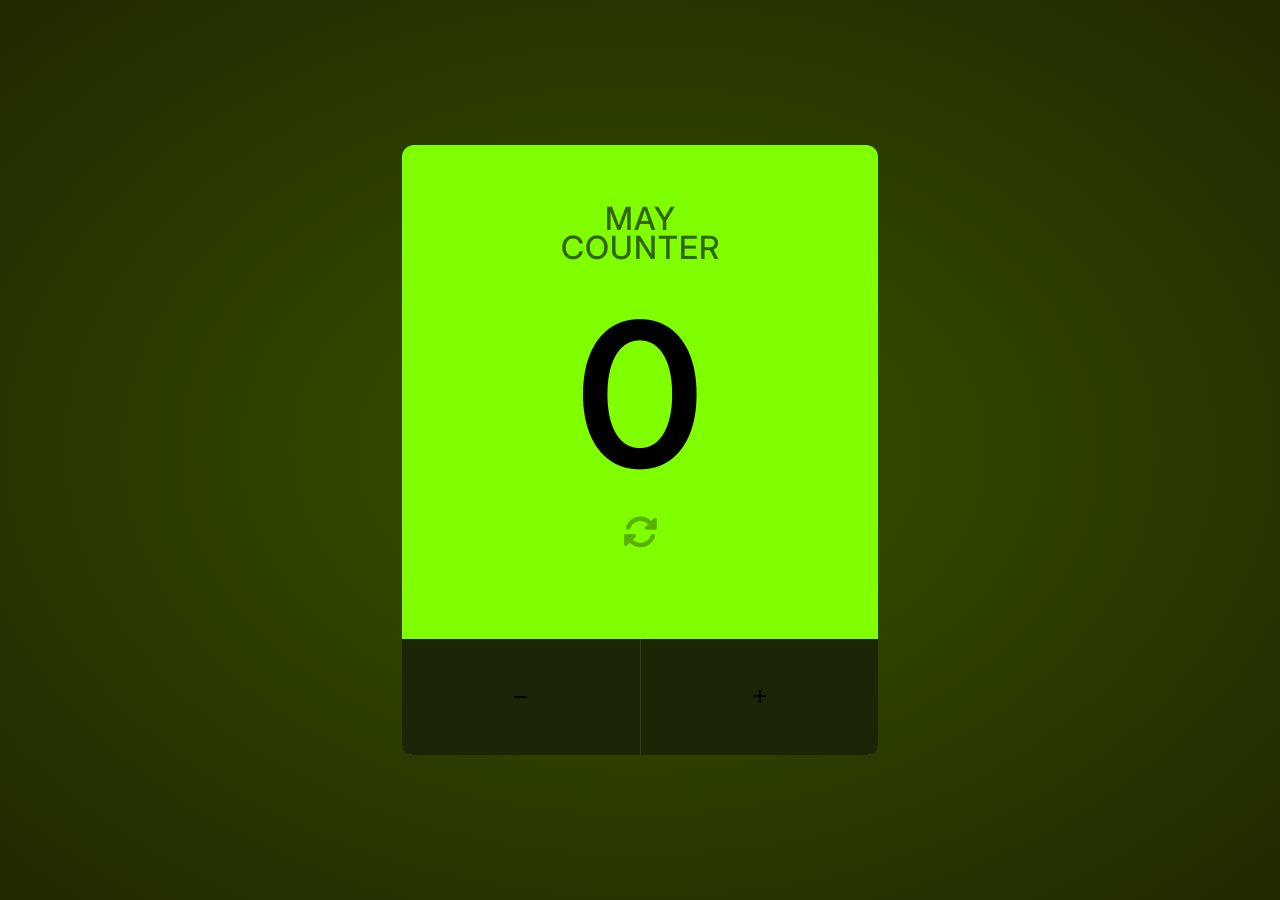
<file: counter/index.html>
<html lang="en">
<head>
   <meta charset="UTF-8">
   <meta name="viewport" content="width=device-width, initial-scale=1.0">
   <title>may counter</title>
 <link rel="preconnect" href="https://fonts.googleapis.com">
 <link rel="preconnect" href="https://fonts.gstatic.com" crossorigin>
 <link href="https://fonts.googleapis.com/css2?family=Inter:wght@200;300;400;500;600;800&display=swap"
    rel="stylesheet">
   <link rel="stylesheet" href="https://cdnjs.cloudflare.com/ajax/libs/font-awesome/6.2.1/css/all.min.css"
        integrity="sha512-MV7K8+y+gLIBoVD59lQIYicR65iaqukzvf/nwasF0nqhPay5w/9lJmVM2hMDcnK1OnMGCdVK+iQrJ7lzPJQd1w=="
        crossorigin="anonymous" referrerpolicy="no-referrer">
   
        <link rel="stylesheet" href="stayle.css">

</head>
<body>
   
   <div class="counter">
      <h1 class="counter_title">may counter</h1>
      <span class="counter_vlue">0</span>
      <button class="counter_reset-button">
            <i class="fas fa-sync-alt counter_reset-icon"></i>
      </button>
      <div class="counter_buttons">
         <butten class="counter_button counter_button--decrease">
            <i class="fas fa-minus counter-icon counter_icon--minus"></i>
         </butten>
         <butten class="counter_button counter_button--increase">
            <i class="fas fa-plus counter-icon counter_icon--plus"></i>
         </butten>
<!-- 34 -->
      </div>

   </div>

<script src="jvsc.js"></script>

</body>
</html>
</file>
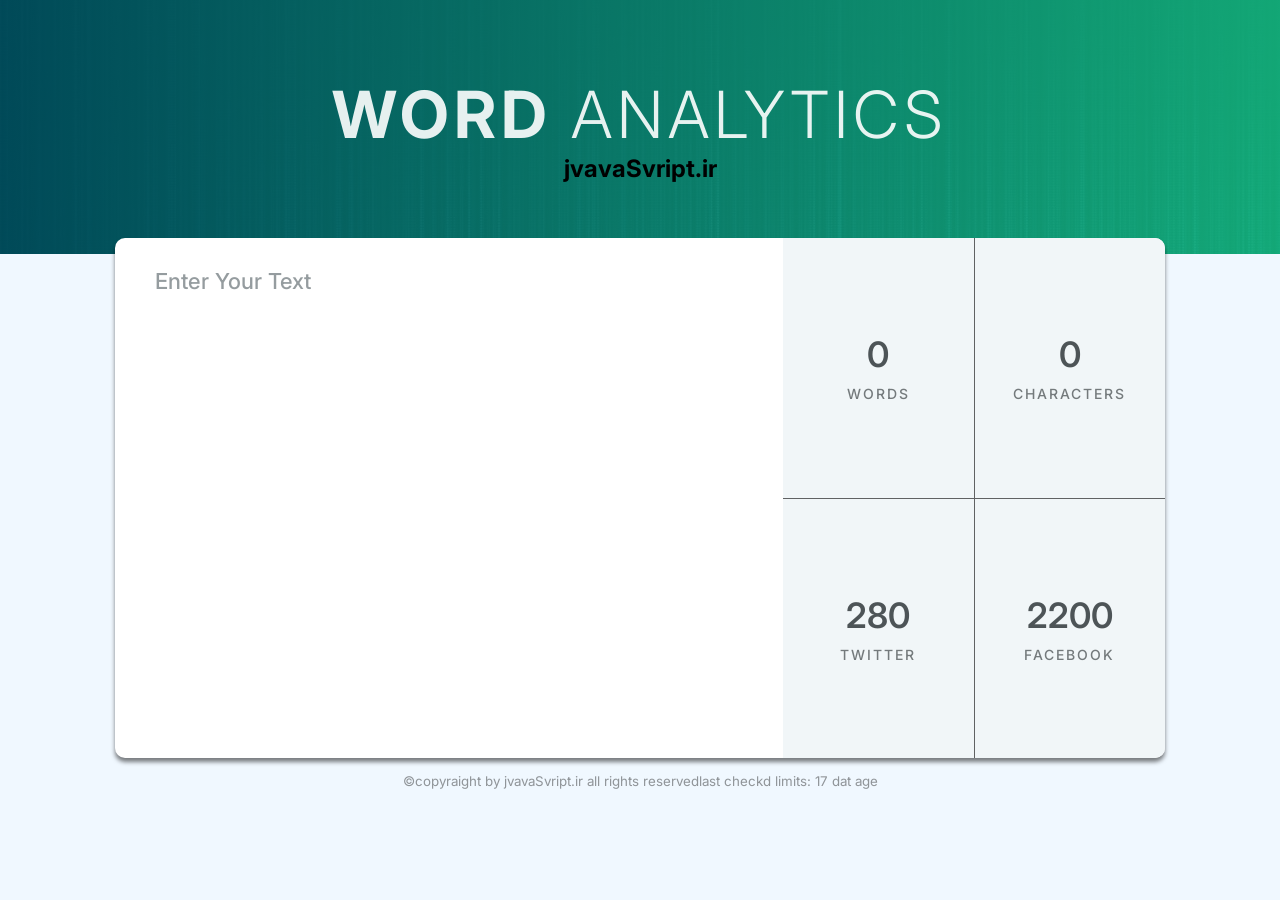
<file: word analytics/index.html>
<html lang="en">
<head>
   <meta charset="UTF-8">
   <meta name="viewport" content="width=device-width, initial-scale=1.0">
   <title>Word analytics</title>
   <link rel="preconnect" href="https://fonts.googleapis.com">
 <link rel="preconnect" href="https://fonts.gstatic.com" crossorigin>
 <link href="https://fonts.googleapis.com/css2?family=Inter:wght@200;300;400;500;600;800&display=swap"
    rel="stylesheet">

   <link rel="stylesheet" href="style.css">
   <script src="javas2.js" defer></script>
</head>
<body>
   <div class="background"></div>
   <h1 class="first-heading">Word <span class="first-heading--special">analytics</span>
   </h1>
   <h2>jvavaSvript.ir</h2>
   <div class="container">
      <textarea class="textarea" placeholder="Enter Your Text"></textarea>
      <section class="states">
         <section class="state">
            <span class="stat__number stat__number--words">0</span>
            <h2 class="second-heading">words</h2>
         </section>
      <section class="state">
            <span class="stat__number stat__number--Characters">0</span>
            <h2 class="second-heading">Characters</h2>
         </section>
      <section class="state">
            <span class="stat__number stat__number--twitter">280</span>
            <h2 class="second-heading">Twitter</h2>
         </section>
      <section class="state">
            <span class="stat__number stat__number--facebook">2200</span>
            <h2 class="second-heading">Facebook</h2>
         </section>
      </section>
   </div>

   <footer class="footer">
      <small class="copyraight">
         &copy;copyraight by jvavaSvript.ir all rights reserved
      </small>
         <small class="data">
         last checkd limits: 17 dat age
      </small>
   </footer>
</body>
</html>
</file>
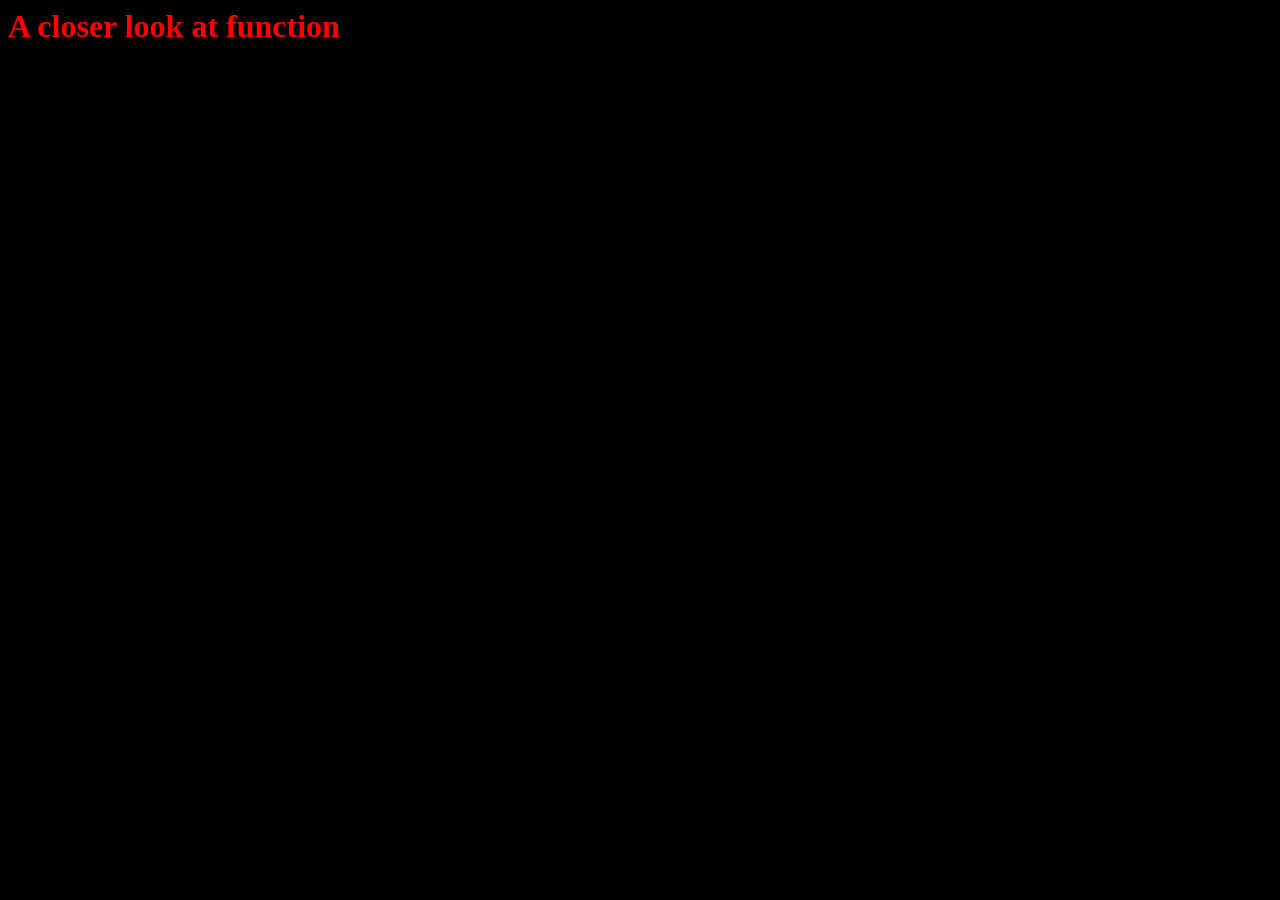
<file: Coding Challeng/index_6.html>
<html lang="en">
<head>
    <meta charset="UTF-8">
    <meta name="viewport" content="width=device-width, initial-scale=1.0">
    <title>challeng_6</title>
    <script src="challeng_6.js" defer></script>
</head>
<body style="background-color: black;">

    <h1 class="title" style="color: red;"> A closer look at function</h1>
</body>
</html>
</file>
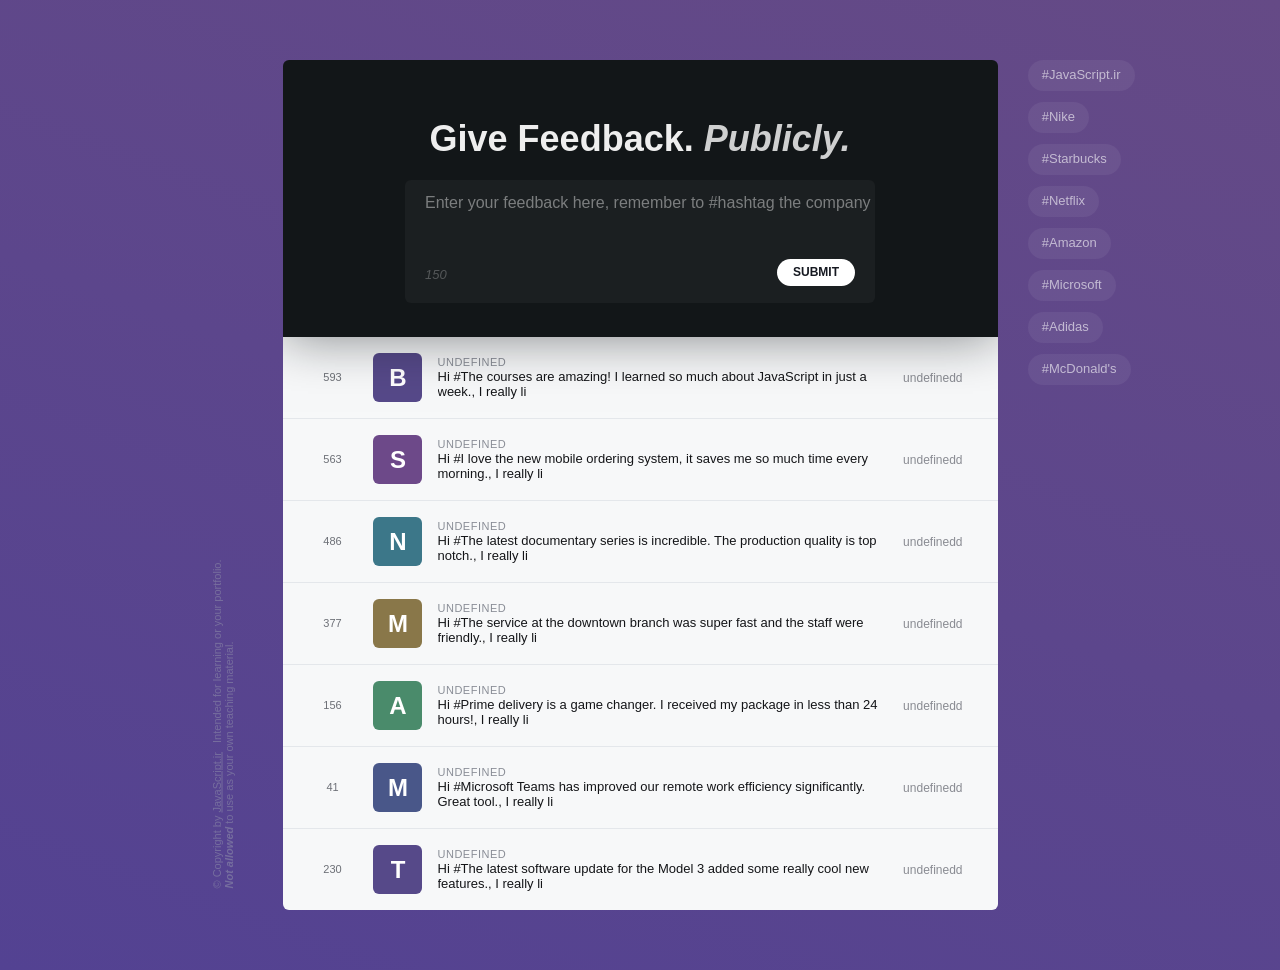
<file: CorpComment/index-cropComment.html>
<!DOCTYPE html>
<html lang="en">

<head>
    <meta charset="UTF-8">
    <meta http-equiv="X-UA-Compatible" content="IE=edge">
    <meta name="viewport" content="width=device-width, initial-scale=1.0">

   
    <link rel="stylesheet" href="style.css">
    <script src="script__0.js" defer></script>

    <title>CorpComment -- JavaScript.ir</title>
</head>

<body class="body">

    <div class="body__container">
        <footer class="footer">
            <small class="copyright">
                <p class="copyright__text">© Copyright by 
                    <a href="https://bytegrad.com" class="copyright__link"
                        target="_blank">JavaScript.ir</a> 
                        <i class="fa-solid fa-square-up-right copyright__icon">

                        </i>
                    Intended for learning or your portfolio.
                </p>
                <p class="copyright__text">
                    <span class="u-bold u-italic">
                        Not allowed
                    </span> 
                    to use as your own teaching material.
                </p>
            </small>
        </footer>

        <main class="app">
            <header class="header">
                <!-- //<img src="https://bytegrad.com/course-assets/js/1/pattern.svg" alt="pattern" class="header__pattern"> -->
                <a href="." class="logo">
                    <!-- <img src="https://bytegrad.com/course-assets/js/1/logo.svg" alt="logo" class="logo__img"> -->
                </a>
                <h1 class="first-heading">Give Feedback. <span class="u-italic u-transparent">Publicly.</span></h1>
                <form action="#" class="form">
                    <textarea class="form__textarea" id="textarea" spellcheck="false" maxlength="150" type="text"
                        placeholder="Enter feedback"></textarea>
                    <label for="textarea" class="form__label">Enter your feedback here, remember to <span
                            class="u-medium">#hashtag</span> the company <i
                            class="fa-solid fa-pen form__icon"></i></label>
                    <div class="form__bottom">
                        <p class="counter u-italic">150</p>
                        <button class="submit-btn">
                            <span class="submit-btn__text">Submit</span>
                        </button>
                    </div>
                </form>
            </header>

            <ol class="feedbacks">
                <div class="spinner"></div>
            </ol>
        </main>

        <ul class="hashtags">
            <li class="hashtags__item">
                <button class="hashtag">#JavaScript.ir</button>
            </li>
            <li class="hashtags__item">
                <button class="hashtag">#Nike</button>
            </li>
            <li class="hashtags__item">
                <button class="hashtag">#Starbucks</button>
            </li>
            <li class="hashtags__item">
                <button class="hashtag">#Netflix</button>
            </li>
            <li class="hashtags__item">
                <button class="hashtag">#Amazon</button>
            </li>
            <li class="hashtags__item">
                <button class="hashtag">#Microsoft</button>
            </li>
            <li class="hashtags__item">
                <button class="hashtag">#Adidas</button>
            </li>
            <li class="hashtags__item">
                <button class="hashtag">#McDonald's</button>
            </li>
        </ul>
    </div>


</body>

</html>
</file>
<file: counter/stayle.css>
*{
   margin: 0;
   padding: 0;
   box-sizing: border-box;
}

body{
   font-family: 'inter', sans-serif;
   height: 100vh;
   background-image: radial-gradient(ellipse, #385300 , #212900);
   display:flex;
   justify-content: center;
   align-items: center;
}
.counter{
   background-color: chartreuse;
   width: 476px;
   height: 610px;
   border-radius: 12px;
   box-shadow: 1 2.5px rgba(0, 0, 0,0.5);
   display: flex;
   flex-direction: column;
   align-items: center;
}
.counter-limit{
    background-color:red
}
button{ 
   all: unset;
}

.counter_title{
   opacity: 0.6;
   text-transform: uppercase;
   letter-spacing: 1PX;
   width: 200px;
   text-align: center;
   line-height: 0.9;
   font-weight: 500;
   font-size: 32px;
   margin-top: 60px;

}

.counter_vlue{
   color: black;
   font-size: 200px;
   font-weight: 600;
   margin-top: 10px;

}

.counter_reset-button{
   cursor: pointer;

}
.counter_reset-icon{
   opacity: 0.3;
   font-size: 35px;
   transition: all 0.5s ;
}
.counter_reset-icon:hover
{
   opacity: 0.8;
}

.counter_buttons{
background-color: #1D2507;
height: 116px;
width: 100%;
margin-top: auto;
border-bottom-left-radius: 10px;
border-bottom-right-radius: 10px ;
display: flex
}


.counter_icon{
   color: #bdfe00;
   font-size: 40px;
}

.counter_button{
   flex: 1;
   display: flex;
   justify-content: center;
   align-items: center;

}
.counter_button:hover{
   background-color: #212b06;
   cursor: pointer;
}

.counter_button--decrease{

}

.counter_button--increase{
   border-left: 1px solid rgba(189, 254, 0,0.12);
}

@media (max-width:680px) {
   .counter{
      width: 100%;
      height: 100%;
      border-radius: 0;
   }
   .counter_title {
      margin-top: 100px;
   }
}
</file>
<file: word analytics/style.css>
*{
   margin: 0;
   padding: 0;
   box-sizing: border-box;
}

body{
   font-family: 'inter', sans-serif;
   background-color: aliceblue;
   display: flex;
   flex-direction: column;
   align-items: center;

}
textarea{
   all: unset;
}
.background{
   position: absolute;
   z-index: -1;
   top: 0;
   height: 254px;
   width: 100%;
   background-image:linear-gradient(
        to right, 
        rgba(0, 81, 97, 0.9), 
        rgba(20, 184, 129, 0.9)
        ),
        url('GHAB\ MEDIA\ DESKTOP\ 1025-min.jpg')
   }
.first-heading{
   font-size: 65px;
   letter-spacing: 5px;
   text-transform: uppercase;
   color: rgba(255, 255, 255, 0.9);
   margin-top: 75px;
}

.first-heading--special{
   font-weight: 300;
}

.container{
   width: 1050px;
   height: 520px;
   background-color: #fff;
   border-radius: 10px;
   box-shadow: 0 4px 4px rgba(0, 0, 0, 0.5);
   margin-top: 55px;
   display: flex;
   overflow: hidden;
}

.textarea{
   resize: none;
   flex: 2;
   font: inherit;
   padding: 30px 40px;
   font-size: 22px;
}
.textarea::placeholder{
   font-weight: 500;
   color: #959c9f;
}
.states {
   flex: 1.3;
   display: flex;
   background-color: #f1f6f8;
   flex-wrap: wrap;
}
.state{
   flex: 1 150px;
   display: flex;
   flex-direction: column;
   justify-content: center;
   align-items: center;
}
.state:nth-child(1),
.state:nth-child(2)
{
   border-bottom: 1px solid rgba(0, 0, 0, 0.6);
}
.state:nth-child(2),
.state:nth-child(4)
{
   border-left: 1px solid rgba(0, 0, 0, 0.6);
}
.stat__number{
   color: #4d5457;
   font-weight: 600;
   font-size: 35px;
   margin-bottom: 10px;
}
.stat__number--limit{
   color: red;
}
.second-heading{
   font-size: 14px;
   text-transform: uppercase;
   letter-spacing: 2px;
   font-weight: 500;
   color: #747a7c;
}
.footer{
   width: 1050 px;
   margin: 15px 0;
   display: flex;
   justify-content: space-between;
   opacity: 0.4;

}
@media (max-width: 1150px){
   .container{
      width: 85vw;
      flex-direction: column;
   }

   .first-heading{
      font-size: 7vw;
   }
   .state{
      padding: 15px 10px;
   }
   .state:nth-child(1),
   .state:nth-child(2),
   .state:nth-child(4) {
      border: none;
   }
   .stat__number{
      font-size: 20px;
   }
   .Footer{
      width: inherit;
      flex-direction: column;
      align-items: center;
   }

}
</file>
<file: CorpComment/style.css>
/* RESET */
*,
*::before,
*::after {
    margin: 0;
    padding: 0;
    box-sizing: border-box;
}

ul,
ol {
    list-style: none;
}

a {
    /* no understand */
    color: inherit;
    text-decoration: initial;
}

textarea {
    font: inherit;
    border: initial;
    resize: none;
    outline: initial; /* create alternative for focus state */
}

button {
    font: inherit;
    border: initial;
    outline: initial; /* create alternative for focus state */
    background-color: initial;
}

/* UTILITIES */
.u-bold {
    font-weight: 600;
}

.u-medium {
    font-weight: 500;
}

.u-italic {
    font-style: italic;
}

.u-transparent {
    color: rgba(255, 255, 255, 0.8);
}

/* KEYFRAMES */
@keyframes intro {
    0% {
        transform: scale(0.8);
    }

    100% {
        transform: scale(1);
    }
}

@keyframes spinner {
    0% {
        transform: translateX(-50%) rotate(0deg);
    }
    
    100% {
        transform: translateX(-50%) rotate(360deg);
    }
}

/* BASE */
.body {
    background-image: linear-gradient(200deg, #654a86, #534292);
    min-height: 100vh;
    font-family: 'Inter', sans-serif;
    display: flex;
    justify-content: center;
    align-items: center;

    scrollbar-width: none;  /* Firefox */
}

.body::-webkit-scrollbar { /* Chrome, Safari, Edge, Opera, All browsers on iOS */
    display: none;
}

.body__container {
    position: relative;
    display: flex;
    justify-content: center;
    height: 850px;
}

/* HEADINGS */
.first-heading {
    font-weight: 700;
    font-size: 36px;
    position: relative;
    z-index: 1;
    color: rgba(255, 255, 255, 0.93);
}

.first-heading::selection,
.first-heading *::selection {
    color: rgba(255, 255, 255, 0.85);
    background-color: rgba(255, 255, 255, 0.05); 
}

/* APP */
.app {
    width: 715px;
    height: 100%;
    border-radius: 6px;
    overflow: hidden;
    animation: intro 0.4s;
}

/* HEADER */
.header {
    height: 277px;
    background-color: #121618;
    display: flex;
    flex-direction: column;
    align-items: center;
    justify-content: center;
    position: relative;
    z-index: 999;
    backface-visibility: hidden;
    transform: translateZ(0);
    box-shadow: rgba(12, 17, 21, 0.5) 0px 0px 50px;
    padding-bottom: 3px;
}

.header__pattern {
    position: absolute;
    top: 0;
    z-index: 0;
}

.header__pattern::selection {
    background-color: initial;
}

/* LOGO */
.logo {
    height: 27.5px;
    
}

.logo::selection {
    background-color: initial;
}

.logo__img {
    position: relative;
    z-index: 1;
    backface-visibility: hidden;
    transform: translateZ(0);

}

/* FORM */
.form {
    margin-top: 20px;
    height: 123px;
    width: 470px;
    background-color: rgba(255, 255, 255, 0.04);
    border-radius: 6px;
    overflow: hidden;
    position: relative;
    transition: background-color 0.2s, box-shadow 0.2s;
}

.form:hover,
.form:focus {
    background-color: rgba(255, 255, 255, 0.055);
}

.form:focus-within {
    outline: 2px solid rgba(255, 255, 255, 0.125);
}

.form--invalid {
    box-shadow: 0 0 0 2px #8a3d2c;
}

.form--valid {
    box-shadow: 0 0 0 2px #2c8a5e;
}

.form__textarea {
    width: 100%;
    height: 85px;
    background-color: transparent;
    color: rgba(255, 255, 255, 0.8);
    font-size: 14px;
    padding: 15px 20px;
    caret-color: rgba(255, 255, 255, 0.25);
}

.form__textarea::selection {
    color: rgba(255, 255, 255, 0.85);
    background-color: rgba(255, 255, 255, 0.05); 
}

.form__textarea::placeholder {
    opacity: 0;
}

.form__textarea:focus + .form__label,
.form__textarea:not(:placeholder-shown) + .form__label {
    opacity: 0;
}

.form__label {
    position: absolute;
    top: 13.5px;
    left: 20px;
    color: #fff;
    opacity: 0.42;
    pointer-events: none;
}

.form__label::selection,
.form__label *::selection {
    color: rgba(255, 255, 255, 0.85);
    background-color: rgba(255, 255, 255, 0.05); 
}

.form__icon {
    font-size: 12px;
    margin-left: 4px;
    color: #fff;
    opacity: 0.5;
}

.form__bottom {
    display: flex;
    justify-content: space-between;
    align-items: center;
    padding: 0 20px;
    margin-top: -8px;
}

/* COUNTER */
.counter {
    font-weight: 500;
    font-size: 13px;
    color: rgba(255, 255, 255, 0.25);
    pointer-events: none;
}

.counter::selection, 
.counter > *::selection {
    color: rgba(255, 255, 255, 0.85);
    background-color: rgba(255, 255, 255, 0.05); 
}

/* SUBMIT BTN */
.submit-btn {
    color: #161921;
    font-size: 12px;
    font-weight: 500;
    text-transform: uppercase;
    padding: 4px 16px 9px;
    border-radius: 500px;
    font-weight: 600;
    background-color: #fff;
    cursor: pointer;
    transition: all 0.2s;
    backface-visibility: hidden;
    transform: translateY(-2px) translateZ(0) rotate(0);
}

.submit-btn:hover,
.submit-btn:focus {
    transform: translateY(-2px) translateZ(0) scale(1.15);
}

.submit-btn:active {
    transform: translateY(-2px) translateZ(0) scale(1.07);
}

.submit-btn:hover .submit-btn__text {
    transform: translateY(2px) translateZ(0);
}

.submit-btn__text {
    display: block;
    transition: all 0.2s;
    backface-visibility: hidden;
    transform: translateY(2px) translateZ(0) rotate(0);
}

.submit-btn__text::selection {
    color: rgba(0, 0, 0, 0.85);
    background-color: rgba(0, 0, 0, 0.1); 
}

/* FEEDBACKS */
.feedbacks {
    height: 573px;
    overflow-y: scroll;
    overflow-x: hidden;
    /* background-color: #F3F6F8; */
    background-color: #f7f8f9;

    scrollbar-color: #979ca0 #dbdfe4; /* Firefox */
    scrollbar-width: thin; /* Firefox */
}

.feedbacks::-webkit-scrollbar { /* Chrome, Safari, Edge, Opera, All browsers on iOS */
    width: 7px;
}

.feedbacks::-webkit-scrollbar-track { /* Chrome, Safari, Edge, Opera, All browsers on iOS */
    background-color: #dbdfe4;
}

.feedbacks::-webkit-scrollbar-thumb { /* Chrome, Safari, Edge, Opera, All browsers on iOS */
    background-color: #979ca0;
    transition: all 0.2s;
}

.feedbacks::-webkit-scrollbar-thumb:hover { /* Chrome, Safari, Edge, Opera, All browsers on iOS */
    background-color: #787c80;
}

/* FEEDBACK ITEM */
.feedback {
    display: grid;
    grid-template-columns: 40px 85px 6fr 1fr;
    align-items: center;
    height: 82px;
    padding-right: 35px;
    padding-left: 30px;
    cursor: pointer;
    border-bottom: 1px solid #e4e7eb;
    transition: all 0.2s;
    color: #3a3c42;
}

.feedback--expand {
    height: 100px;
    background-color: #fff;
}

.feedback--expand .feedback__text {
    -webkit-line-clamp: initial !important;
    -webkit-box-orient: initial !important;
    overflow: initial !important;
}

.feedback *::selection {
    background-color: rgba(0, 0, 0, 0.1); 
}

.feedback:hover {
    background-color: #fff;
}

.feedback:hover .upvote,
.feedback:hover .feedback__badge,
.feedback:hover .feedback__content,
.feedback:hover .feedback__date {
    transform: translateX(5px);
}

.feedback__badge {
    height: 49px;
    width: 49px;
    border-radius: 6px;
    background-color: #564989;
    display: flex;
    justify-content: center;
    align-items: center;
    margin-right: 16px;
    transition: all 0.2s;
    margin-left: 20px;
}

.feedback:nth-child(6n+2) .feedback__badge {
    background-color: #6D4989;
}

.feedback:nth-child(6n+3) .feedback__badge {
    background-color: #3c7789;
}

.feedback:nth-child(6n+4) .feedback__badge {
    background-color: #897749;
}

.feedback:nth-child(6n+5) .feedback__badge {
    background-color: #4a8b6b;
}

.feedback:nth-child(6n+6) .feedback__badge {
    background-color: #495789;
}

.feedback__letter {
    font-size: 24px;
    color: #fff;
    font-weight: 700;
    margin-right: -2px;
}

.feedback__content {
    transition: all 0.2s;
}

.feedback__company {
    font-size: 11px;
    text-transform: uppercase;
    letter-spacing: 0.5px;
    font-weight: 500;
    color: #898D96;
    margin-top: -1px;
    display: block;
    transition: all 0.2s;
}

.feedback__text {
    color: #141518;
    font-size: 13px;
    margin-top: 1px;
    transition: all 0.2s;

    display: -webkit-box;
    max-width: 100%;
    -webkit-line-clamp: 2;
    -webkit-box-orient: vertical;
    overflow: hidden;
}

.feedback__date {
    font-size: 12px;
    color: #898b92;
    margin-left: auto;
    transition: all 0.2s;
}

/* UPVOTE BTN */
.upvote {
    cursor: pointer;
    height: 40px;
    width: 40px;
    border-radius: 6px;
    transition: all 0.2s;
    display: flex;
    flex-direction: column;
    align-items: center;
    justify-content: center;
}

.upvote:hover {
    background-color: #F3F6F8;
}

.upvote:hover .upvote__icon,
.upvote:hover .upvote__count {
    color: #784a86;
}

.upvote:disabled .upvote__icon {
    display: none;
}

.upvote:disabled {
    pointer-events: none;
}

.upvote__icon {
    color: #D7DBE2;
    font-size: 19px;
    display: block;
    transition: all 0.2s;
}

.upvote__count {
    color: #6C6F76;
    font-size: 11px;
    margin-top: -1px;
}

/* HASHTAGS */
.hashtags {
    position: absolute;
    right: -137px;
    top: 0px;
}

.hashtags__item {
    max-width: max-content;
    margin-bottom: 11px;
}

/* HASHTAG */
.hashtag {
    align-self: flex-start;
    font-size: 13px;
    font-weight: 400;
    color: rgba(255, 255, 255, 0.6);
    padding: 7px 14px 9px;
    background-color: rgba(255, 255, 255, 0.06);
    border-radius: 500px;
    cursor: pointer;
    transition: all 0.2s;
}

.hashtag:hover,
.hashtag:focus {
    color: #fff;
    transform: scale(1.11);
}

.hashtag:active {
    transform: scale(1.06);
}

.hashtag::selection {
    background-color: rgba(255, 255, 255, 0.1); 
}

/* FOOTER */
.footer {
    position: absolute;
    transform: rotate(-90deg);
    left: -225px;
    bottom: 174px;
}

/* COPYRIGHT */
.copyright {
    color: #A6ADB5;
    font-size: 11px;
}

.copyright *::selection {
    background-color: rgba(255, 255, 255, 0.1); 
}

.copyright__text {
    opacity: 0.4;
}

.copyright__link {
    text-decoration: underline;
}

.copyright__icon {
    font-size: 10px;
    opacity: 0.5;
    margin-right: 4px;
    margin-left: 2px;
}

/* SPINNER */
.spinner {
    position: absolute;
    left: 50%;
    top: 46%;
    transform: translateX(-50%) translateZ(0);
    border-radius: 50%;
    width: 100px;
    height: 100px;
    border-top: 7px solid #e2e7e9;
    border-right: 7px solid #e2e7e9;
    border-bottom: 7px solid #e2e7e9;
    border-left: 7px solid #ccd1d3;
    animation: spinner 1s infinite linear;
}


/* MEDIA QUERIES */
@media (max-height: 925px) {
    .body {
        padding: 60px 0;
    }
}

@media (max-width: 1050px) {
    .body__container {
        flex-direction: column-reverse;
        height: initial;
    }

    .hashtags {
        display: none;
    }

    .footer {
        transform: initial;
        position: relative;
        left: initial;
        bottom: initial;
        text-align: center;
        margin-top: 20px;
    }
}

@media (max-width: 775px) {
    .body {
        padding-top: 0;
        padding-bottom: 20px;
        align-items: initial;
    }

    .body__container {
        width: 100vw;
    }

    .app {
        width: 100%;
        border-radius: 0;
    }

    .feedback__badge {
        min-width: 49px;
    }

    .feedback__content {
        padding-right: 25px;
    }

    .feedback__date {
        margin-left: auto;
    }
}

@media (max-width: 525px) {
    .header {
        padding: 35px 15px;
        height: initial;
    }

    .first-heading {
        text-align: center;
    }

    .form {
        width: initial;
        align-self: stretch;
    }

    .form__label {
        padding-right: 20px;
    }
    
    .feedback {
        grid-template-columns: 40px 85px 1fr;
        padding-right: 15px;
        padding-left: 15px;
    }

    .feedback--expand {
        height: initial;
        padding-top: 10px;
        padding-bottom: 10px;
    }
    
    .feedback__date {
        display: none;
    }
    
    .footer {
        padding: 0 15px;
    }
}
</file>
